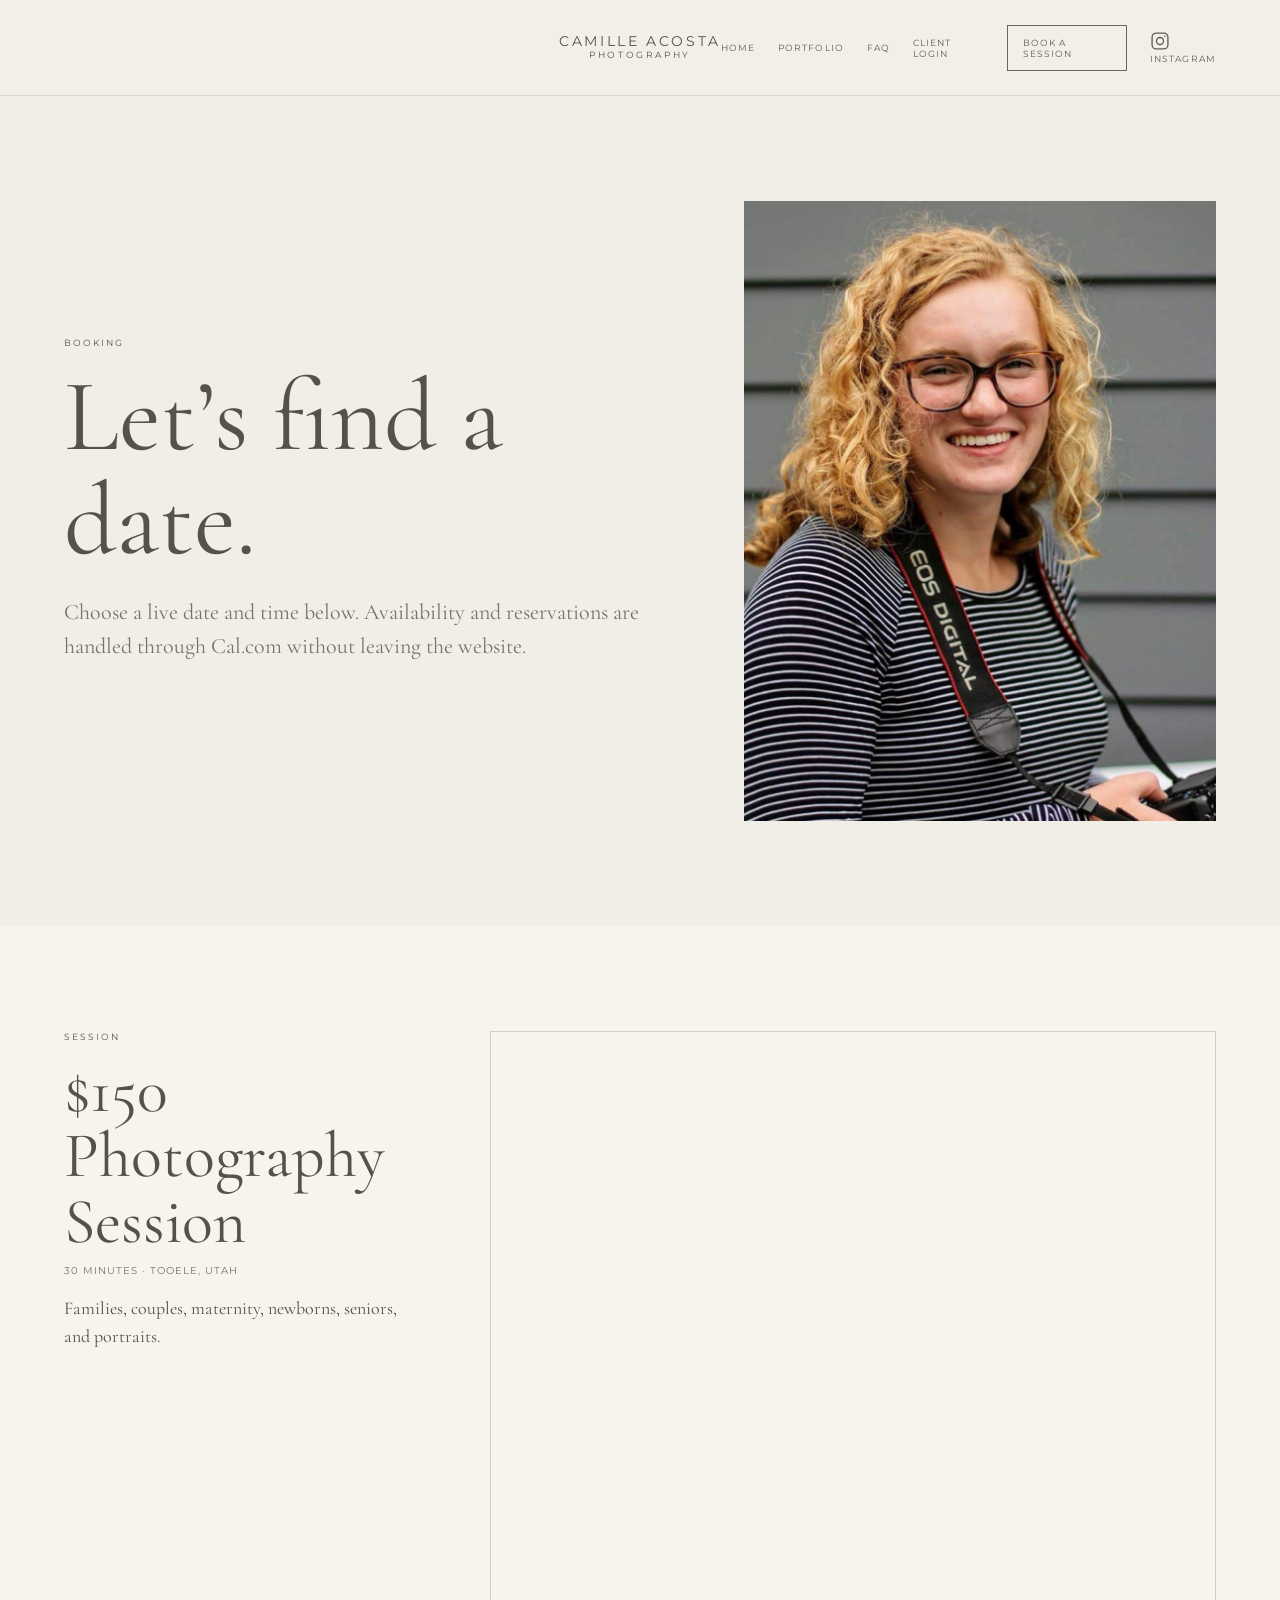
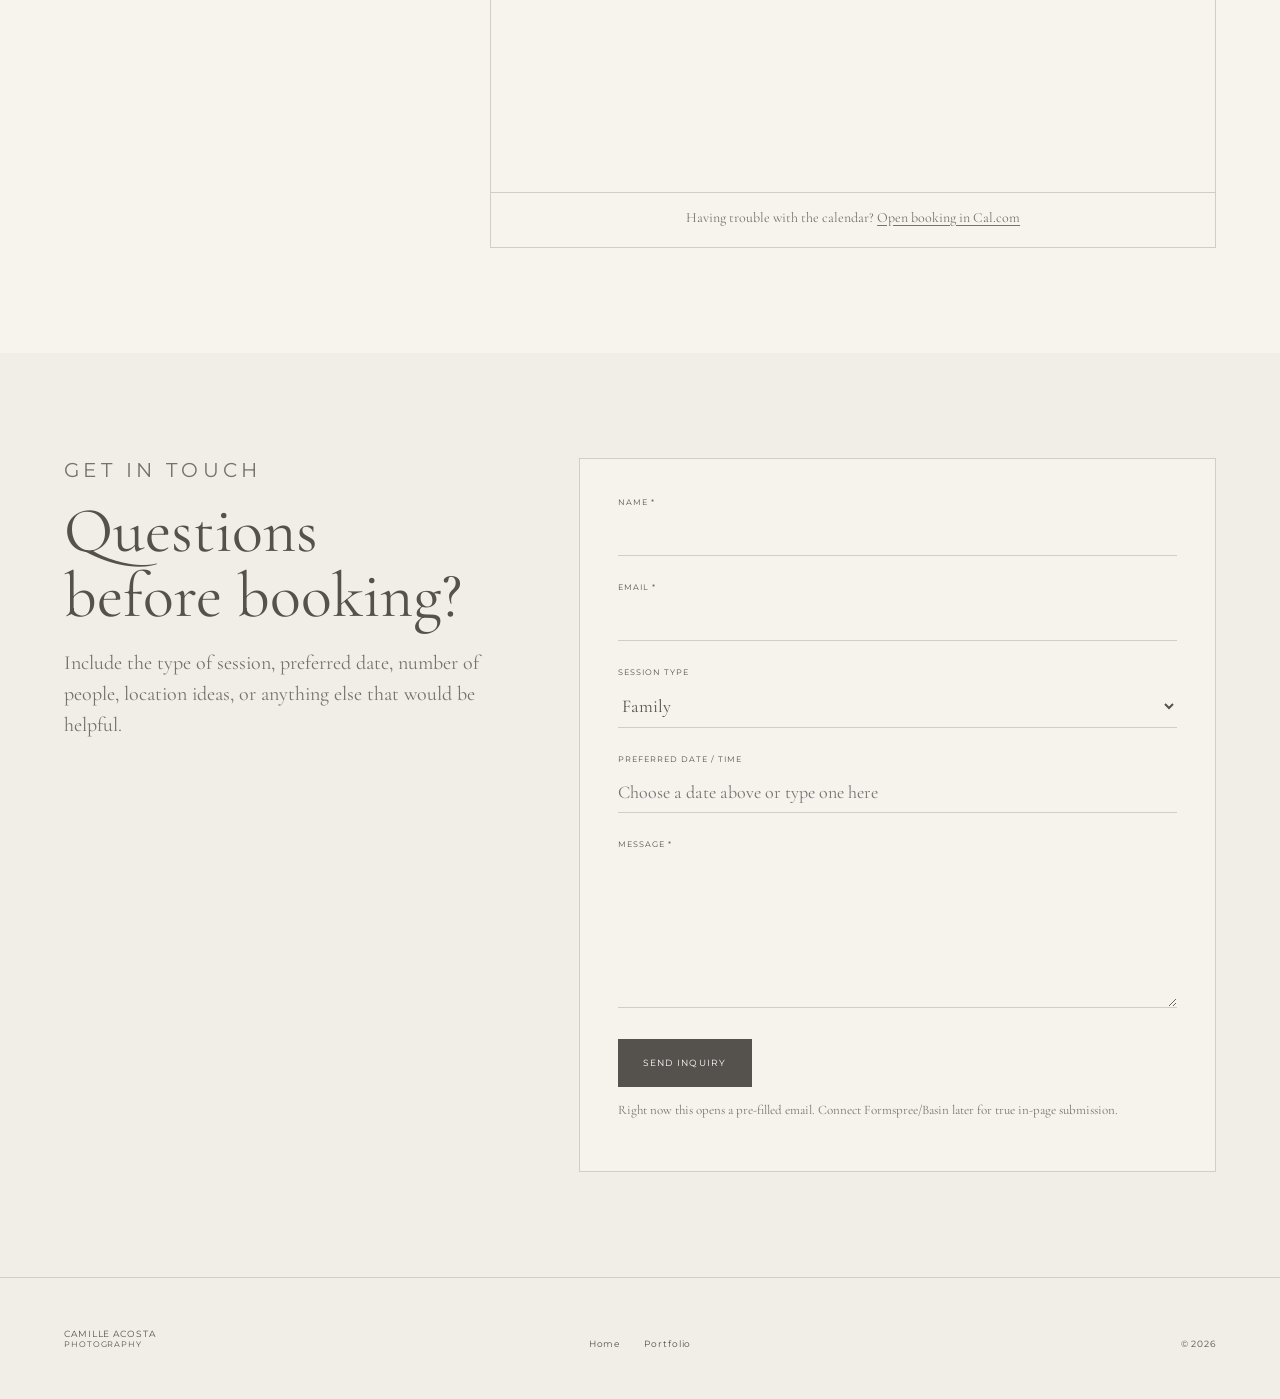
<file: booking.html>
<!doctype html><html lang="en"><head>
  <link rel="icon" type="image/svg+xml" href="/favicon.svg">
  <link rel="icon" type="image/png" sizes="96x96" href="/favicon.png">
  <link rel="shortcut icon" href="/favicon.ico">
  <link rel="apple-touch-icon" href="/apple-touch-icon.png">
<meta charset="utf-8"><meta name="viewport" content="width=device-width, initial-scale=1, viewport-fit=cover"><title>Book a Session | Camille Acosta Photography</title><link rel="preconnect" href="https://fonts.googleapis.com"><link rel="preconnect" href="https://fonts.gstatic.com" crossorigin><link href="https://fonts.googleapis.com/css2?family=Cormorant+Garamond:wght@400;500;600&family=Montserrat:wght@300;400;500&display=swap" rel="stylesheet"><link rel="stylesheet" href="site-v2.css">  <link rel="stylesheet" href="camille-navigation.css">
<link rel="stylesheet" href="website-public.css">
<script>document.documentElement.classList.add('content-loading');setTimeout(()=>document.documentElement.classList.remove('content-loading'),11000);</script>
</head><body><header class="unified-header">
  <a class="unified-brand" href="index.html">
    <span>CAMILLE ACOSTA</span>
    <small>PHOTOGRAPHY</small>
  </a>

  <button class="unified-menu" type="button" aria-label="Open navigation" aria-expanded="false">
    <span></span><span></span><span></span>
  </button>

  <nav class="unified-nav" aria-label="Main navigation">
    <a href="index.html" data-page="home">Home</a>
    <a href="portfolio.html" data-page="portfolio">Portfolio</a>
    <a href="index.html#faq">FAQ</a>
    <a href="client.html" class="client-login-link">Client Login</a><a href="booking.html" data-page="booking" class="unified-book">Book a Session</a>
  </nav>
</header>
<main><section class="booking-head section"><div class="reveal"><p class="eyebrow">Booking</p><h1 data-content="booking.heading">Let’s find a date.</h1><p class="lede" data-content="booking.intro">Choose a live date and time below. Availability and reservations are handled through Cal.com without leaving the website.</p></div><img loading="lazy" decoding="async" class="reveal" src="assets/camille-portrait.jpg" alt="Camille Acosta"></section>
<section class="booking section"><aside class="session reveal"><p class="eyebrow">Session</p><h2><span data-session-price>$150</span> <span data-session-title>Photography Session</span></h2><p class="mini"><span data-session-duration>30 minutes</span> · <span data-session-location>Tooele, Utah</span></p><p data-session-description>Families, couples, maternity, newborns, seniors, and portraits.</p></aside><div class="calendar reveal cal-live-card"><div class="real-cal-wrap">
  <iframe class="real-cal-frame" data-cal-embed
    src="https://cal.com/camille-acosta-photography/30min?embed=true&theme=light&layout=month_view"
    title="Book a photography session with Camille Acosta"
    loading="lazy"></iframe>
  <p class="real-cal-fallback">Having trouble with the calendar?
    <a data-cal-fallback href="https://cal.com/camille-acosta-photography/30min" target="_blank" rel="noopener">Open booking in Cal.com</a>
  </p>
</div></div></section><section id="contact" class="contact section"><div class="contact-copy reveal"><p class="eyebrow">Get in touch</p><h2 data-content="booking.contact_heading">Questions before booking?</h2><p data-content="booking.contact_intro">Include the type of session, preferred date, number of people, location ideas, or anything else that would be helpful.</p></div><form id="contactForm" class="contact-form reveal"><label>Name *</label><input name="name" required><label>Email *</label><input type="email" name="email" required><label>Session type</label><select name="session"><option>Family</option><option>Couples</option><option>Maternity</option><option>Newborn</option><option>Senior</option><option>Portrait</option><option>Other</option></select><label>Preferred date / time</label><input id="preferredDate" name="preferred-date" placeholder="Choose a date above or type one here"><label>Message *</label><textarea name="message" rows="6" required></textarea><button class="btn dark" type="submit">Send inquiry</button><p class="form-note">Right now this opens a pre-filled email. Connect Formspree/Basin later for true in-page submission.</p></form></section></main><footer><div>CAMILLE ACOSTA<small>PHOTOGRAPHY</small></div><div><a href="index.html">Home</a><a href="portfolio.html">Portfolio</a></div><div>© 2026</div></footer><script src="cms-content.js?v=20261008v3"></script>  <script src="camille-navigation.js?v=20261008v3" defer></script>
</body></html>
</file>
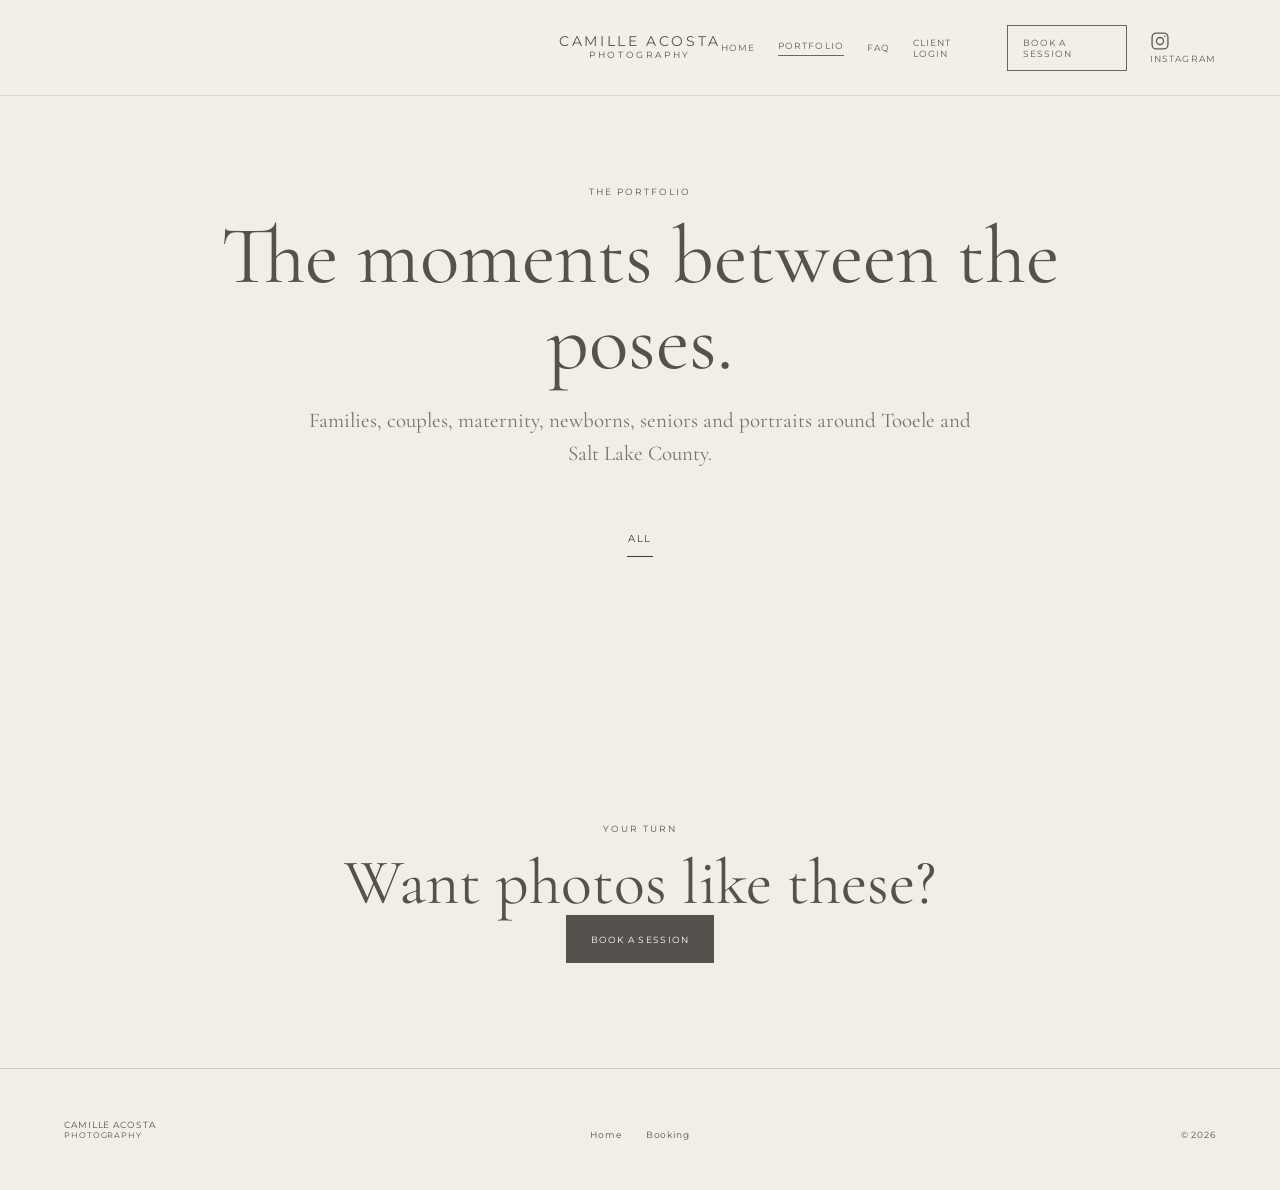
<file: portfolio.html>
<!doctype html>
<html lang="en"><head>
<meta charset="utf-8"><meta name="viewport" content="width=device-width,initial-scale=1,viewport-fit=cover">
<meta name="theme-color" content="#f2efe8">
<title>Portfolio | Camille Acosta Photography</title>
<meta name="description" content="Explore family, couples, maternity, newborn, senior and portrait photography by Camille Acosta in Tooele and Salt Lake County, Utah.">
<link rel="icon" href="/favicon.png" type="image/png"><link rel="apple-touch-icon" href="/apple-touch-icon.png">
<link rel="preconnect" href="https://fonts.googleapis.com"><link rel="preconnect" href="https://fonts.gstatic.com" crossorigin>
<link href="https://fonts.googleapis.com/css2?family=Cormorant+Garamond:wght@400;500;600&family=Montserrat:wght@300;400;500&display=swap" rel="stylesheet">
<link rel="stylesheet" href="site-v2.css"><link rel="stylesheet" href="camille-navigation.css"><link rel="stylesheet" href="portfolio-grid.css"><link rel="stylesheet" href="website-public.css">
<script>document.documentElement.classList.add('content-loading');setTimeout(()=>document.documentElement.classList.remove('content-loading'),11000);</script>
</head><body class="portfolio-page">
<header class="unified-header">
<a class="unified-brand" href="index.html"><span>CAMILLE ACOSTA</span><small>PHOTOGRAPHY</small></a>
<button class="unified-menu" type="button" aria-label="Open navigation" aria-expanded="false"><span></span><span></span><span></span></button>
<nav class="unified-nav" aria-label="Main navigation"><a href="index.html" data-page="home">Home</a><a href="portfolio.html" data-page="portfolio">Portfolio</a><a href="index.html#faq">FAQ</a><a href="client.html" class="client-login-link">Client Login</a><a href="booking.html" class="unified-book" data-page="booking">Book a Session</a></nav>
</header>
<main>
<section class="portfolio-head"><p class="eyebrow">The Portfolio</p><h1 data-content="portfolio.heading">The moments between the poses.</h1><p class="lede" data-content="portfolio.intro">Families, couples, maternity, newborns, seniors and portraits around Tooele and Salt Lake County.</p></section>
<nav class="portfolio-filters" data-portfolio-filters aria-label="Filter photos by category"><button type="button" class="portfolio-category-filter active">All</button></nav>
<p class="portfolio-count" data-portfolio-count role="status" aria-live="polite"></p>
<section class="portfolio-uniform-gallery" data-portfolio-gallery aria-label="Camille Acosta Photography portfolio"></section>
<p class="portfolio-empty" data-portfolio-empty hidden>Photos are coming soon.</p>
<section class="cta section"><p class="eyebrow">Your turn</p><h2 data-content="portfolio.cta_heading">Want photos like these?</h2><a class="btn dark" href="booking.html">Book a session</a></section>
</main>
<dialog class="portfolio-viewer" id="portfolioViewer" aria-label="Full-size portfolio photograph">
<button data-viewer-close class="portfolio-viewer-close" aria-label="Close enlarged photo" type="button">×</button>
<button data-viewer-prev type="button" aria-label="Previous photograph">‹</button>
<img data-viewer-image alt="" draggable="false">
<button data-viewer-next type="button" aria-label="Next photograph">›</button>
<span data-viewer-count aria-live="polite"></span>
</dialog>
<footer><div>CAMILLE ACOSTA<small>PHOTOGRAPHY</small></div><div><a href="index.html">Home</a><a href="booking.html">Booking</a></div><div>© 2026</div></footer>
<script src="cms-content.js?v=20261008v3"></script><script src="camille-navigation.js?v=20261008v3" defer></script>
</body></html>
</file>
<file: site-v2.css>
:root{--cream:#f1eee7;--paper:#f7f4ee;--ink:#55524d;--muted:#77736c;--line:#d3cec4;--dark:#3f3c37;--white:#fffdf9}*{box-sizing:border-box}html{scroll-behavior:smooth}body{margin:0;background:var(--cream);color:var(--ink);font-family:"Cormorant Garamond",serif;font-size:18px;overflow-x:hidden}a{color:inherit}img{display:block;width:100%}button,input,textarea,select{font:inherit;color:inherit}.loader{position:fixed;inset:0;z-index:9999;display:grid;place-items:center;background:var(--cream);transition:.55s}.loader.hide{opacity:0;visibility:hidden}.loader div{width:74px;height:74px;border:1px solid var(--ink);border-radius:50%;display:grid;place-items:center;font:12px Montserrat;letter-spacing:.15em;animation:pulse 1.3s infinite}@keyframes pulse{50%{transform:scale(1.08);opacity:.4}}.header{position:sticky;top:0;z-index:100;height:100px;display:flex;align-items:center;justify-content:space-between;padding:0 clamp(20px,5vw,76px);background:rgba(241,238,231,.88);backdrop-filter:blur(18px);border-bottom:1px solid rgba(211,206,196,.55);transition:.3s}.header.scrolled{height:80px;background:rgba(247,244,238,.96)}.brand{display:flex;flex-direction:column;text-decoration:none;font:13px Montserrat;letter-spacing:.14em}.brand small{font-size:9px}.header nav{display:flex;gap:28px;align-items:center;font:10px Montserrat;letter-spacing:.1em;text-transform:uppercase}.header nav a{text-decoration:none;position:relative}.header nav a:not(.book-link):after{content:"";position:absolute;left:0;right:100%;bottom:-7px;height:1px;background:var(--ink);transition:.3s}.header nav a:hover:after,.header nav a.active:after{right:0}.book-link{border:1px solid var(--ink);padding:12px 16px}.book-link:hover{background:var(--ink);color:white}.menu{display:none;border:0;background:none;width:42px;height:42px;position:relative}.menu i{position:absolute;left:8px;width:26px;height:1px;background:var(--ink);transition:.3s}.menu i:first-child{top:16px}.menu i:last-child{top:25px}.menu.open i:first-child{transform:translateY(4.5px) rotate(45deg)}.menu.open i:last-child{transform:translateY(-4.5px) rotate(-45deg)}.section{padding:105px clamp(20px,5vw,76px)}.eyebrow{font:9px Montserrat;letter-spacing:.22em;text-transform:uppercase;margin:0 0 16px}h1,h2,h3{font-weight:400;line-height:1.02;margin:0}h1{font-size:clamp(4rem,8vw,8rem)}h2{font-size:clamp(2.7rem,5vw,4.8rem)}h3{font-size:1.7rem}p{line-height:1.55}.lede{font-size:22px;color:var(--muted);max-width:670px}.btn{display:inline-flex;min-height:48px;padding:0 24px;align-items:center;justify-content:center;border:1px solid var(--ink);background:transparent;text-decoration:none;font:9px Montserrat;letter-spacing:.14em;text-transform:uppercase;cursor:pointer;transition:.25s}.btn.dark{background:var(--ink);color:white}.btn:hover{transform:translateY(-2px);box-shadow:0 12px 28px rgba(40,35,30,.1)}.arrow-link{font:10px Montserrat;letter-spacing:.1em;text-transform:uppercase;text-decoration:none}.actions{display:flex;gap:24px;align-items:center;flex-wrap:wrap}.center{text-align:center}.hero{min-height:calc(100vh - 100px);display:grid;grid-template-columns:.9fr 1.1fr;gap:4vw;align-items:center}.hero-copy h1{font-size:clamp(4rem,7vw,8.2rem);line-height:.9}.hero-copy .lede{margin:26px 0 34px}.collage{height:660px;position:relative}.collage figure{position:absolute;margin:0;overflow:hidden;box-shadow:0 20px 60px rgba(45,40,35,.12)}.collage img{height:100%;object-fit:cover;transition:.7s}.collage figure:hover img{transform:scale(1.04)}.c1{width:28%;height:38%;left:0;top:36%}.c2{width:31%;height:47%;left:23%;top:6%}.c3{width:34%;height:68%;left:46%;top:17%}.c4{width:29%;height:34%;right:0;top:2%}.c5{width:28%;height:40%;right:0;bottom:0}.ticker{overflow:hidden;border-block:1px solid var(--line);padding:17px 0}.ticker div{display:flex;width:max-content;animation:scroll 26s linear infinite;font:9px Montserrat;letter-spacing:.2em}.ticker span{padding-right:30px}@keyframes scroll{to{transform:translateX(-50%)}}.about{display:grid;grid-template-columns:.45fr 1fr .9fr;gap:6vw;align-items:start}.about-kicker{font:9px Montserrat;letter-spacing:.18em;text-transform:uppercase;margin-top:12px}.about-copy p{font-size:21px;color:var(--muted)}.about-photo{position:relative}.about-photo img{height:650px;object-fit:cover}.about-photo span{position:absolute;right:-20px;bottom:26px;background:var(--paper);border:1px solid var(--line);padding:16px 20px;font:8px Montserrat;line-height:1.7;letter-spacing:.11em;text-transform:uppercase}.heading{max-width:800px;margin-bottom:50px}.work-grid{display:grid;grid-template-columns:1.3fr .7fr;grid-template-rows:320px 320px;gap:16px}.tile{position:relative;overflow:hidden}.tile.big{grid-row:1/3}.tile img{height:100%;object-fit:cover;transition:.7s}.tile:hover img{transform:scale(1.04)}.tile b{position:absolute;left:20px;bottom:18px;color:white;font-weight:400;font-size:24px;text-shadow:0 2px 10px #000}.experience{background:var(--paper)}.steps{display:grid;grid-template-columns:repeat(4,1fr);border-block:1px solid var(--line)}.steps article{padding:34px 28px;border-right:1px solid var(--line)}.steps article:last-child{border-right:0}.steps span{font:8px Montserrat;letter-spacing:.12em}.steps h3{margin:34px 0 14px}.steps p{font-size:16px;color:var(--muted)}.price{display:grid;grid-template-columns:1fr 1fr;gap:7vw;align-items:center}.price-photo img{height:700px;object-fit:cover}.price-copy{max-width:560px}.mini{font:10px Montserrat;letter-spacing:.1em;text-transform:uppercase;color:var(--muted)}.price ul{list-style:none;padding:0;margin:30px 0;border-top:1px solid var(--line)}.price li{padding:14px 0;border-bottom:1px solid var(--line)}.quotes{background:var(--dark);color:white}.slider{display:grid;grid-template-columns:auto 1fr auto;gap:24px;align-items:center;max-width:1050px;margin:auto}.slider button{width:46px;height:46px;border:1px solid #ffffff66;background:none;color:white;border-radius:50%;cursor:pointer}.quote{display:none;text-align:center;margin:0;font-size:clamp(2rem,4vw,3.8rem);line-height:1.08}.quote.active{display:block;animation:fade .4s}.quote cite{display:block;margin-top:24px;font:8px Montserrat;letter-spacing:.15em;text-transform:uppercase;font-style:normal}@keyframes fade{from{opacity:0;transform:translateY(8px)}}.accordion{max-width:1050px;margin:auto;border-top:1px solid var(--line)}details{border-bottom:1px solid var(--line)}summary{list-style:none;padding:24px 0;display:flex;justify-content:space-between;cursor:pointer;font:11px Montserrat;letter-spacing:.12em;text-transform:uppercase}summary::-webkit-details-marker{display:none}summary b{font-size:20px;font-weight:300;transition:.25s}details[open] summary b{transform:rotate(45deg)}details p{max-width:800px;color:var(--muted);margin:0 0 26px}.cta{text-align:center}.cta .actions{justify-content:center;margin-top:30px}footer{display:grid;grid-template-columns:1fr auto 1fr;gap:30px;align-items:end;padding:50px clamp(20px,5vw,76px);border-top:1px solid var(--line);font:9px Montserrat;letter-spacing:.1em}footer>div:first-child{display:flex;flex-direction:column}footer small{font-size:8px}footer>div:nth-child(2){display:flex;gap:24px}footer a{text-decoration:none}footer>div:last-child{text-align:right}.portfolio-head{padding-top:130px;padding-bottom:55px}.portfolio-head h1{max-width:980px}.filters{display:flex;gap:10px;padding:0 clamp(20px,5vw,76px) 16px}.filter{border:1px solid var(--line);background:transparent;padding:10px 15px;font:8px Montserrat;letter-spacing:.12em;text-transform:uppercase;cursor:pointer}.filter.active,.filter:hover{background:var(--ink);color:white}.gallery{padding-top:16px;display:grid;grid-template-columns:repeat(4,1fr);grid-auto-rows:230px;gap:14px}.gallery-item{padding:0;border:0;background:none;overflow:hidden;cursor:zoom-in}.gallery-item img{height:100%;object-fit:cover;transition:.6s}.gallery-item:hover img{transform:scale(1.04)}.gallery-item.tall{grid-row:span 2}.gallery-item.wide{grid-column:span 2}.gallery-item.hidden{display:none}.lightbox{position:fixed;inset:0;z-index:999;background:#161412f2;display:none;align-items:center;justify-content:center}.lightbox.open{display:flex}.lightbox img{max-width:84vw;max-height:84vh;width:auto}.lightbox button{position:absolute;border:0;background:none;color:white;font-size:32px;cursor:pointer}.close{right:28px;top:22px}.lbprev{left:28px}.lbnext{right:28px}.booking-head{display:grid;grid-template-columns:1fr .8fr;gap:7vw;align-items:center}.booking-head img{height:620px;object-fit:cover}.booking{display:grid;grid-template-columns:.65fr 1.35fr;gap:6vw;background:var(--paper);align-items:start}.session{position:sticky;top:110px}.calendar{background:var(--cream);border:1px solid var(--line);padding:34px}.cal-head{display:flex;justify-content:space-between;align-items:center;margin-bottom:22px}.cal-head button{width:42px;height:42px;border:1px solid var(--line);background:none;cursor:pointer}.cal-head h3{font:12px Montserrat;letter-spacing:.14em;text-transform:uppercase}.week,.days{display:grid;grid-template-columns:repeat(7,1fr);gap:6px}.week span{text-align:center;font:7px Montserrat;letter-spacing:.1em;text-transform:uppercase;color:var(--muted)}.days{margin-top:8px}.day{aspect-ratio:1;border:1px solid transparent;background:none;cursor:pointer}.day:hover:not(.muted){border-color:var(--ink)}.day.muted{opacity:.2;cursor:default}.day.selected{background:var(--ink);color:white}.times{margin-top:30px;padding-top:22px;border-top:1px solid var(--line)}.time-btn{border:1px solid var(--line);background:none;padding:11px 15px;margin:0 8px 8px 0;font:8px Montserrat;letter-spacing:.1em;cursor:pointer}.time-btn.active{background:var(--ink);color:white}.selection{display:flex;justify-content:space-between;gap:20px;border-block:1px solid var(--line);padding:16px 0;margin:22px 0}.selection span{font:8px Montserrat;letter-spacing:.1em;text-transform:uppercase}.disabled{opacity:.45;pointer-events:none}.calendar-note{margin-top:24px;padding:18px;background:var(--paper);border:1px solid var(--line)}.calendar-note p{color:var(--muted);margin-bottom:0}.contact{display:grid;grid-template-columns:.8fr 1.2fr;gap:7vw;background:linear-gradient(#f1eee7dd,#f1eee7dd),none center/cover}.contact-copy p{font-size:20px;color:var(--muted)}.contact-form{background:#f7f4eef2;border:1px solid var(--line);padding:38px}.contact-form label{display:block;font:8px Montserrat;letter-spacing:.13em;text-transform:uppercase;margin-bottom:8px}.contact-form input,.contact-form textarea,.contact-form select{width:100%;border:0;border-bottom:1px solid var(--line);background:transparent;padding:9px 0;margin-bottom:26px;outline:none}.form-note{font-size:13px;color:var(--muted)}.reveal{opacity:0;transform:translateY(24px);transition:.8s}.reveal.visible{opacity:1;transform:none}@media(max-width:950px){.menu{display:block;z-index:120}.header nav{position:fixed;inset:0;z-index:110;background:var(--cream);flex-direction:column;justify-content:center;transform:translateY(-105%);transition:.4s;font-size:13px}.header nav.open{transform:none}.hero{grid-template-columns:1fr}.collage{height:570px}.about{grid-template-columns:1fr 1fr}.about-kicker{grid-column:1/-1}.steps{grid-template-columns:1fr 1fr}.steps article:nth-child(2){border-right:0}.steps article:nth-child(-n+2){border-bottom:1px solid var(--line)}.price,.booking-head,.booking,.contact{grid-template-columns:1fr}.session{position:static}.price-photo img,.booking-head img{height:540px}.gallery{grid-template-columns:repeat(2,1fr)}}@media(max-width:620px){.section{padding:75px 18px}.header{height:80px}.hero-copy h1{font-size:3.9rem}.collage{height:450px}.c1{width:40%;height:34%}.c2{width:43%;height:42%}.c3{width:44%;height:54%;left:38%}.c4{width:35%;height:28%}.c5{width:35%;height:31%}.about{grid-template-columns:1fr}.about-photo img{height:500px}.work-grid{grid-template-columns:1fr;grid-template-rows:380px 260px 260px}.tile.big{grid-row:auto}.steps{grid-template-columns:1fr}.steps article{border-right:0;border-bottom:1px solid var(--line)}.slider{grid-template-columns:1fr}.slider button{display:none}footer{grid-template-columns:1fr;text-align:center}footer>div:nth-child(2){justify-content:center}footer>div:last-child{text-align:center}.filters{overflow:auto}.gallery{grid-template-columns:1fr;grid-auto-rows:340px}.gallery-item.tall,.gallery-item.wide{grid-row:auto;grid-column:auto}.calendar{padding:22px 12px}.week,.days{gap:2px}.selection{flex-direction:column}.contact-form{padding:26px 18px}}


/* =========================================================
   ULTIMATE MOBILE / TABLET PASS
   ========================================================= */

:root{
  --safe-bottom: env(safe-area-inset-bottom, 0px);
  --safe-top: env(safe-area-inset-top, 0px);
}

/* Better touch behavior */
a, button, summary, .gallery-item, .photo-card, .filter, .time-btn, .day {
  -webkit-tap-highlight-color: transparent;
  touch-action: manipulation;
}

/* Prevent accidental tiny text scaling on iOS */
html{
  -webkit-text-size-adjust: 100%;
}

/* Mobile sticky booking CTA */
.mobile-book-cta{
  display:none;
}

/* Lightbox quality-of-life */
.lightbox{
  overscroll-behavior: contain;
  touch-action: pan-y;
}
.lightbox img{
  user-select:none;
  -webkit-user-drag:none;
}
.lightbox-counter{
  position:absolute;
  left:50%;
  bottom:calc(22px + var(--safe-bottom));
  transform:translateX(-50%);
  color:white;
  font-family:"Montserrat",sans-serif;
  font-size:9px;
  letter-spacing:.14em;
  text-transform:uppercase;
  opacity:.8;
}
.lightbox-hint{
  position:absolute;
  left:50%;
  top:24px;
  transform:translateX(-50%);
  color:white;
  font-family:"Montserrat",sans-serif;
  font-size:8px;
  letter-spacing:.15em;
  text-transform:uppercase;
  opacity:.6;
}

/* Make interactive elements easier to hit */
@media (pointer: coarse){
  .button,
  .nav-button,
  .filter,
  .time-btn,
  .calendar-toolbar button,
  .slider-arrow{
    min-height:48px;
  }

  .nav-links a{
    padding:10px 4px;
  }

  .accordion summary{
    min-height:62px;
  }

  .day{
    min-height:44px;
  }
}

/* Tablet refinements */
@media (max-width: 1100px){
  .site-header{
    padding-left:26px;
    padding-right:26px;
  }

  .hero{
    gap:26px;
  }

  .hero-sub{
    font-size:20px;
  }

  .section{
    padding-left:28px;
    padding-right:28px;
  }
}

/* Phones */
@media (max-width: 700px){

  body{
    padding-bottom:calc(74px + var(--safe-bottom));
  }

  .site-header{
    padding-top:var(--safe-top);
    height:calc(76px + var(--safe-top));
    padding-left:18px;
    padding-right:18px;
  }

  .site-header.scrolled{
    height:calc(70px + var(--safe-top));
  }

  .brand span{font-size:12px}
  .brand small{font-size:8px}

  .menu-toggle{
    width:48px;
    height:48px;
  }

  .nav-links{
    padding:calc(90px + var(--safe-top)) 24px calc(110px + var(--safe-bottom));
    gap:20px;
    overflow-y:auto;
  }

  .nav-links a{
    font-size:15px;
    min-height:48px;
    display:flex;
    align-items:center;
    justify-content:center;
  }

  .nav-button{
    width:min(320px, 86vw);
  }

  .section{
    padding:70px 18px;
  }

  .hero{
    padding-top:32px;
    padding-bottom:85px;
    min-height:auto;
  }

  .hero-copy h1{
    font-size:clamp(3.3rem, 16vw, 5rem);
    line-height:.92;
  }

  .hero-sub{
    font-size:18px;
    line-height:1.45;
    margin-top:22px;
  }

  .hero-actions{
    display:grid;
    grid-template-columns:1fr;
    gap:14px;
  }

  .hero-actions .button,
  .hero-actions .text-link{
    width:100%;
    justify-content:center;
    min-height:52px;
  }

  .hero-collage{
    height:520px;
    margin-top:20px;
  }

  .photo-card{
    border-radius:2px;
  }

  .photo-card figcaption{
    font-size:8px;
    padding:6px 8px;
    left:10px;
    bottom:10px;
  }

  .scroll-hint{
    display:none;
  }

  .intro-copy p,
  .portfolio-hero p:last-child,
  .booking-intro p:last-child,
  .contact-copy>p{
    font-size:18px;
  }

  .intro-portrait img{
    height:auto;
    aspect-ratio:4/5;
    object-fit:cover;
  }

  .floating-note{
    position:relative;
    right:auto;
    bottom:auto;
    margin:-24px 14px 0 auto;
    width:calc(100% - 28px);
    z-index:2;
  }

  .featured-grid{
    gap:12px;
  }

  .feature-tile{
    min-height:280px;
  }

  .feature-tile.large{
    min-height:420px;
  }

  .tile-overlay{
    padding:72px 18px 18px;
    gap:12px;
  }

  .tile-overlay strong{
    font-size:18px;
  }

  .steps{
    border-bottom:0;
  }

  .step{
    padding:28px 6px 30px;
  }

  .pricing-photo img,
  .booking-image img{
    height:auto;
    aspect-ratio:4/5;
    object-fit:cover;
  }

  .pricing-copy .button,
  .cta-actions .button,
  .portfolio-cta .button{
    width:100%;
    min-height:52px;
  }

  .testimonial p{
    font-size:2.25rem;
  }

  .testimonial-slider{
    padding-bottom:10px;
  }

  .slider-arrow{
    display:flex;
    position:static;
    width:52px;
    height:52px;
    align-items:center;
    justify-content:center;
  }

  .testimonial-slider{
    grid-template-columns:52px 1fr 52px;
    gap:10px;
  }

  .accordion summary{
    padding:22px 0;
    gap:14px;
    line-height:1.35;
  }

  .accordion details p{
    font-size:17px;
    padding-right:6px;
  }

  /* Gallery: avoid awkward crops on phones */
  .masonry-gallery{
    display:block;
    padding-left:14px;
    padding-right:14px;
  }

  .gallery-item{
    display:block;
    width:100%;
    margin:0 0 14px;
    overflow:hidden;
    background:#e9e5dd;
  }

  .gallery-item img{
    width:100%;
    height:auto;
    max-height:none;
    object-fit:contain;
  }

  .portfolio-controls{
    position:sticky;
    top:calc(70px + var(--safe-top));
    z-index:40;
    background:rgba(241,238,231,.96);
    backdrop-filter:blur(12px);
    padding-top:12px;
    padding-bottom:12px;
    border-top:1px solid var(--line);
    border-bottom:1px solid var(--line);
  }

  .filter{
    flex:0 0 auto;
    min-height:44px;
    padding:0 18px;
  }

  .lightbox{
    padding:
      calc(62px + var(--safe-top))
      14px
      calc(72px + var(--safe-bottom));
  }

  .lightbox img{
    max-width:100%;
    max-height:calc(100vh - 160px - var(--safe-top) - var(--safe-bottom));
    object-fit:contain;
  }

  .lightbox-close{
    top:calc(12px + var(--safe-top));
    right:12px;
    width:52px;
    height:52px;
    display:grid;
    place-items:center;
    font-size:36px;
  }

  .lightbox-prev,
  .lightbox-next{
    top:50%;
    transform:translateY(-50%);
    width:48px;
    height:60px;
    background:rgba(0,0,0,.18)!important;
    border-radius:999px;
    font-size:24px!important;
  }

  .lightbox-prev{left:8px}
  .lightbox-next{right:8px}

  .booking-interface{
    padding-top:55px;
  }

  .session-summary{
    margin-bottom:10px;
  }

  .calendar-app{
    padding:22px 12px;
    border-left:0;
    border-right:0;
    margin-left:-18px;
    margin-right:-18px;
  }

  .calendar-toolbar h3{
    font-size:12px;
  }

  .calendar-toolbar button{
    width:48px;
    height:48px;
  }

  .weekday-head span{
    font-size:7px;
  }

  .day{
    aspect-ratio:auto;
    height:46px;
    font-size:16px;
  }

  .time-buttons{
    display:grid;
    grid-template-columns:repeat(2, minmax(0,1fr));
  }

  .time-btn{
    width:100%;
    padding:0 10px;
    min-height:48px;
  }

  .selection-summary{
    font-size:16px;
  }

  .contact{
    background:
      linear-gradient(rgba(241,238,231,.92),rgba(241,238,231,.92)),
      none center/cover;
  }

  .contact-form{
    margin-left:-4px;
    margin-right:-4px;
  }

  .contact-form input,
  .contact-form textarea,
  .contact-form select{
    font-size:16px; /* prevents iOS zoom on focus */
    min-height:46px;
  }

  .contact-form textarea{
    min-height:140px;
  }

  /* persistent mobile booking */
  .mobile-book-cta{
    display:flex;
    position:fixed;
    z-index:500;
    left:12px;
    right:12px;
    bottom:calc(10px + var(--safe-bottom));
    min-height:54px;
    align-items:center;
    justify-content:center;
    background:var(--dark);
    color:white;
    text-decoration:none;
    font-family:"Montserrat",sans-serif;
    font-size:10px;
    letter-spacing:.16em;
    text-transform:uppercase;
    box-shadow:0 16px 42px rgba(30,28,24,.28);
  }

  footer{
    padding-bottom:35px;
  }
}

/* Very narrow devices */
@media (max-width: 390px){
  .hero-copy h1{font-size:3.15rem}
  .hero-collage{height:450px}
  .section{padding-left:15px;padding-right:15px}
  .testimonial-slider{grid-template-columns:44px 1fr 44px}
  .testimonial p{font-size:1.95rem}
  .time-buttons{grid-template-columns:1fr}
}

/* Landscape phones */
@media (max-height: 520px) and (orientation: landscape){
  .nav-links{
    justify-content:flex-start;
    padding-top:90px;
  }
  .nav-links a{
    min-height:40px;
  }
  .lightbox img{
    max-height:72vh;
  }
}

/* Accessibility / performance */
@media (prefers-reduced-motion: reduce){
  *,
  *::before,
  *::after{
    animation-duration:.01ms!important;
    animation-iteration-count:1!important;
    scroll-behavior:auto!important;
    transition-duration:.01ms!important;
  }
  .reveal{
    opacity:1!important;
    transform:none!important;
  }
}

/* Touch devices don't need hover-only visual dependencies */
@media (hover:none){
  .photo-card:hover img,
  .feature-tile:hover img,
  .gallery-item:hover img{
    transform:none;
  }
}


/* =========================================================
   SIMPLE PIXIESET-INSPIRED HOME
   Applies only to index.html via body.simple-home
   ========================================================= */

.simple-home{
  background:#f2efe8;
  color:#66635d;
  padding-bottom:0;
}

.simple-home .mobile-book-cta,
.simple-home .page-loader,
.simple-home .site-header{
  display:none!important;
}

.simple-header{
  min-height:132px;
  display:grid;
  grid-template-columns:1fr auto 1fr;
  align-items:start;
  padding:28px clamp(22px,4vw,60px) 20px;
  position:relative;
}

.simple-brand{
  grid-column:2;
  text-align:center;
  text-decoration:none;
  font-family:"Montserrat",sans-serif;
  font-size:15px;
  line-height:1.18;
  letter-spacing:.145em;
  color:#55524d;
}

.simple-nav{
  grid-column:3;
  justify-self:end;
  align-self:start;
  display:flex;
  gap:22px;
  font-family:"Montserrat",sans-serif;
  font-size:9px;
  letter-spacing:.12em;
  text-transform:uppercase;
}

.simple-nav a{
  text-decoration:none;
}

.simple-menu-toggle{
  display:none;
}

.simple-hero{
  padding:8px 24px 100px;
  text-align:center;
}

.simple-title h1{
  font-family:"Cormorant Garamond",serif;
  font-size:clamp(44px,5vw,68px);
  font-weight:400;
  line-height:.98;
  letter-spacing:.018em;
  color:#595651;
  margin:0;
}

.simple-title p{
  margin:40px 0 66px;
  font-family:"Montserrat",sans-serif;
  font-size:10px;
  letter-spacing:.28em;
  color:#6c6861;
}

.pixie-collage{
  width:min(1420px,94vw);
  height:520px;
  margin:0 auto;
  display:grid;
  grid-template-columns:.72fr 1.16fr 1.43fr 1.16fr .72fr;
  gap:14px;
  align-items:center;
}

.pixie-photo{
  border:0;
  padding:0;
  margin:0;
  background:none;
  cursor:zoom-in;
  overflow:hidden;
  height:245px;
}

.pixie-photo img{
  width:100%;
  height:100%;
  object-fit:cover;
  display:block;
  transition:transform .55s ease;
}

.pixie-photo:hover img{
  transform:scale(1.025);
}

.pixie-photo.edge{
  height:252px;
}

.pixie-photo.center-photo{
  height:520px;
}

.pixie-stack{
  display:grid;
  gap:14px;
}

.pixie-stack .pixie-photo{
  height:245px;
}

.pixie-stack .short{
  height:160px;
}

.pixie-stack:last-of-type .pixie-photo:last-child{
  height:330px;
}

.simple-intro{
  width:min(850px,84vw);
  margin:58px auto 0;
}

.simple-intro p{
  font-size:19px;
  line-height:1.45;
  margin:0;
}

.simple-actions{
  margin-top:25px;
  display:flex;
  justify-content:center;
  gap:17px;
  align-items:center;
  font-family:"Montserrat",sans-serif;
  font-size:9px;
  letter-spacing:.16em;
}

.simple-actions a{
  text-decoration:none;
  border-bottom:1px solid transparent;
  padding-bottom:3px;
  transition:.2s;
}

.simple-actions a:hover{
  border-color:#6b6862;
}

.simple-faq{
  padding:110px 24px 125px;
}

.simple-faq h2,
.simple-contact h2{
  text-align:center;
  font-size:38px;
  font-weight:400;
  margin:0 0 66px;
}

.simple-accordion{
  width:min(1060px,88vw);
  margin:auto;
  border:1px solid #cbc7be;
}

.simple-accordion details{
  border-bottom:1px solid #cbc7be;
}

.simple-accordion details:last-child{
  border-bottom:0;
}

.simple-accordion summary{
  list-style:none;
  cursor:pointer;
  padding:23px 12px;
  display:flex;
  justify-content:space-between;
  gap:20px;
  font-family:"Montserrat",sans-serif;
  font-size:14px;
  letter-spacing:.18em;
  color:#6b6862;
}

.simple-accordion summary::-webkit-details-marker{
  display:none;
}

.simple-accordion summary span{
  font-size:16px;
  transition:.25s;
}

.simple-accordion details[open] summary span{
  transform:rotate(180deg);
}

.simple-accordion details p{
  margin:-4px 12px 27px;
  max-width:970px;
  font-size:17px;
  line-height:1.6;
}

.simple-contact{
  min-height:780px;
  display:grid;
  place-items:center;
  padding:72px 20px;
  background:
    linear-gradient(rgba(247,245,241,.48),rgba(247,245,241,.48)),
    none center/cover no-repeat;
}

.simple-contact-card{
  width:min(810px,86vw);
  background:rgba(243,240,233,.96);
  padding:57px 105px 47px;
}

.simple-contact-card h2{
  margin-bottom:38px;
}

.simple-contact-card form{
  border:1px solid #cbc7be;
  padding:34px 34px 28px;
  text-align:center;
}

.simple-contact-card label{
  display:block;
  font-family:"Montserrat",sans-serif;
  font-size:9px;
  letter-spacing:.20em;
  margin-bottom:11px;
}

.simple-contact-card input,
.simple-contact-card textarea{
  width:100%;
  border:0;
  border-bottom:1px solid #d0ccc4;
  background:transparent;
  color:#5e5b56;
  outline:none;
  margin-bottom:35px;
  font-size:16px;
  border-radius:0;
}

.simple-contact-card input{
  min-height:36px;
}

.simple-contact-card textarea{
  min-height:100px;
  resize:vertical;
}

.simple-contact-card button{
  background:transparent;
  border:1px solid #89857e;
  padding:15px 31px;
  color:#65625d;
  font-family:"Montserrat",sans-serif;
  font-size:9px;
  letter-spacing:.18em;
  cursor:pointer;
}

.simple-footer{
  min-height:112px;
  padding:0 52px;
  display:grid;
  grid-template-columns:1fr auto 1fr;
  align-items:center;
  font-size:14px;
}

.simple-footer div{
  display:flex;
  gap:24px;
}

.simple-footer a{
  text-decoration:none;
}

.simple-footer>a:last-child{
  justify-self:end;
  font-size:28px;
}

.simple-mobile-book{
  display:none;
}

/* Homepage lightbox */
.simple-lightbox{
  position:fixed;
  inset:0;
  z-index:1000;
  background:rgba(25,23,21,.95);
  display:none;
  align-items:center;
  justify-content:center;
  padding:65px;
}

.simple-lightbox.open{
  display:flex;
}

.simple-lightbox img{
  width:auto;
  max-width:88vw;
  max-height:86vh;
  object-fit:contain;
}

.simple-lightbox button{
  position:absolute;
  border:0;
  background:transparent;
  color:white;
  cursor:pointer;
  font-size:28px;
}

.simple-lightbox-close{
  top:22px;
  right:25px;
  font-size:36px!important;
}

.simple-lightbox-prev{
  left:24px;
}

.simple-lightbox-next{
  right:24px;
}

.simple-lightbox-count{
  position:absolute;
  bottom:22px;
  left:50%;
  transform:translateX(-50%);
  color:white;
  font-family:"Montserrat",sans-serif;
  font-size:9px;
  letter-spacing:.15em;
}

@media(max-width:900px){
  .simple-header{
    min-height:112px;
    display:flex;
    justify-content:center;
    padding-top:27px;
  }

  .simple-nav{
    display:none;
    position:absolute;
    top:82px;
    left:16px;
    right:16px;
    z-index:30;
    background:#f7f4ee;
    padding:24px;
    border:1px solid #d3cec4;
    flex-direction:column;
    align-items:center;
  }

  .simple-nav.open{
    display:flex;
  }

  .simple-menu-toggle{
    display:block;
    position:absolute;
    right:18px;
    top:25px;
    border:0;
    background:transparent;
    color:#5a5751;
    font-size:22px;
    width:44px;
    height:44px;
  }

  .pixie-collage{
    height:auto;
    grid-template-columns:1fr 1fr;
    gap:10px;
  }

  .pixie-photo.edge,
  .pixie-photo,
  .pixie-stack .pixie-photo,
  .pixie-stack .short{
    height:220px;
  }

  .pixie-photo.center-photo{
    height:500px;
    grid-row:span 2;
  }

  .pixie-stack:last-of-type .pixie-photo:last-child{
    height:220px;
  }
}

@media(max-width:620px){
  .simple-home{
    padding-bottom:calc(72px + env(safe-area-inset-bottom,0px));
  }

  .simple-header{
    min-height:98px;
  }

  .simple-brand{
    font-size:12px;
  }

  .simple-title h1{
    font-size:39px;
  }

  .simple-title p{
    font-size:8px;
    margin:28px 0 43px;
  }

  .simple-hero{
    padding:4px 12px 70px;
  }

  .pixie-collage{
    width:100%;
    grid-template-columns:1fr 1fr;
    gap:7px;
  }

  .pixie-photo.edge,
  .pixie-photo,
  .pixie-stack .pixie-photo,
  .pixie-stack .short,
  .pixie-stack:last-of-type .pixie-photo:last-child{
    height:175px;
  }

  .pixie-photo.center-photo{
    height:410px;
  }

  .simple-intro{
    width:91%;
    margin-top:42px;
  }

  .simple-intro p{
    font-size:16.5px;
  }

  .simple-actions{
    gap:10px;
    font-size:8px;
  }

  .simple-faq{
    padding:75px 14px 90px;
  }

  .simple-faq h2,
  .simple-contact h2{
    font-size:31px;
    margin-bottom:45px;
  }

  .simple-accordion{
    width:100%;
  }

  .simple-accordion summary{
    font-size:11px;
    line-height:1.35;
    padding:20px 10px;
  }

  .simple-accordion details p{
    font-size:16px;
  }

  .simple-contact{
    min-height:auto;
    padding:55px 13px;
  }

  .simple-contact-card{
    width:100%;
    padding:40px 18px 30px;
  }

  .simple-contact-card form{
    padding:27px 19px 23px;
  }

  .simple-footer{
    min-height:135px;
    padding:28px 18px;
    grid-template-columns:1fr auto;
    gap:19px;
    font-size:12px;
  }

  .simple-footer div{
    grid-column:1/-1;
    grid-row:2;
  }

  .simple-mobile-book{
    display:flex;
    position:fixed;
    left:12px;
    right:12px;
    bottom:calc(9px + env(safe-area-inset-bottom,0px));
    z-index:500;
    min-height:54px;
    align-items:center;
    justify-content:center;
    background:#4a4742;
    color:white;
    text-decoration:none;
    font-family:"Montserrat",sans-serif;
    font-size:9px;
    letter-spacing:.17em;
    box-shadow:0 14px 35px rgba(30,28,25,.22);
  }

  .simple-lightbox{
    padding:58px 10px calc(64px + env(safe-area-inset-bottom,0px));
  }

  .simple-lightbox img{
    max-width:100%;
    max-height:80vh;
  }

  .simple-lightbox-prev,
  .simple-lightbox-next{
    width:46px;
    height:58px;
    background:rgba(0,0,0,.18)!important;
    border-radius:999px;
  }

  .simple-lightbox-prev{left:7px}
  .simple-lightbox-next{right:7px}
}

@media(hover:none){
  .simple-home .pixie-photo:hover img{
    transform:none;
  }
}


/* =========================================================
   GLOBAL NAVIGATION — IDENTICAL ON ALL PAGES
   ========================================================= */

.global-header{
  position:sticky;
  top:0;
  z-index:300;
  min-height:96px;
  display:grid;
  grid-template-columns:1fr auto 1fr;
  align-items:center;
  padding:0 clamp(20px,4vw,60px);
  background:rgba(242,239,232,.94);
  backdrop-filter:blur(16px);
  border-bottom:1px solid rgba(203,199,190,.48);
}

.global-brand{
  grid-column:2;
  text-align:center;
  text-decoration:none;
  display:flex;
  flex-direction:column;
  color:#55524d;
  font-family:"Montserrat",sans-serif;
  letter-spacing:.145em;
  line-height:1.15;
}

.global-brand span{font-size:14px}
.global-brand small{font-size:9px}

.global-nav{
  grid-column:3;
  justify-self:end;
  display:flex;
  align-items:center;
  gap:24px;
  font-family:"Montserrat",sans-serif;
  font-size:9px;
  letter-spacing:.12em;
  text-transform:uppercase;
}

.global-nav a{
  text-decoration:none;
  color:#5f5c56;
  position:relative;
}

.global-nav a:not(.global-book-link)::after{
  content:"";
  position:absolute;
  left:0;
  right:100%;
  bottom:-6px;
  height:1px;
  background:#5f5c56;
  transition:right .25s ease;
}

.global-nav a:hover::after,
.global-nav a.active::after{
  right:0;
}

.global-book-link{
  border:1px solid #6a6761;
  padding:11px 15px;
}

.global-menu-toggle{
  display:none;
}

@media(max-width:820px){
  .global-header{
    min-height:82px;
    grid-template-columns:1fr auto;
    padding:0 18px;
  }

  .global-brand{
    grid-column:1;
    justify-self:start;
    text-align:left;
  }

  .global-brand span{font-size:12px}
  .global-brand small{font-size:8px}

  .global-menu-toggle{
    grid-column:2;
    display:block;
    width:48px;
    height:48px;
    border:0;
    background:transparent;
    padding:10px;
    position:relative;
    z-index:320;
    cursor:pointer;
  }

  .global-menu-toggle span{
    display:block;
    width:26px;
    height:1px;
    margin:6px auto;
    background:#55524d;
    transition:transform .28s ease, opacity .28s ease;
  }

  .global-menu-toggle.open span:nth-child(1){
    transform:translateY(7px) rotate(45deg);
  }

  .global-menu-toggle.open span:nth-child(2){
    opacity:0;
  }

  .global-menu-toggle.open span:nth-child(3){
    transform:translateY(-7px) rotate(-45deg);
  }

  .global-nav{
    position:fixed;
    top:82px;
    left:0;
    right:0;
    bottom:0;
    z-index:310;
    display:flex;
    flex-direction:column;
    justify-content:flex-start;
    align-items:center;
    gap:10px;
    padding:50px 24px 100px;
    background:#f2efe8;
    transform:translateX(105%);
    transition:transform .32s ease;
    overflow:auto;
  }

  .global-nav.open{
    transform:none;
  }

  .global-nav a{
    width:min(340px,86vw);
    min-height:54px;
    display:flex;
    align-items:center;
    justify-content:center;
    font-size:13px;
  }

  .global-book-link{
    margin-top:8px;
  }
}

/* Hide old menu/header systems where they still exist in inherited CSS */
.simple-home .simple-header,
.simple-home .simple-nav,
.simple-home .simple-menu-toggle,
.site-header,
.menu-toggle,
.nav-links{
  display:none!important;
}

/* =========================================================
   HOMEPAGE BOOKING + INQUIRY
   ========================================================= */

.home-booking-section{
  padding:110px clamp(18px,4vw,60px) 120px;
  background:#f2efe8;
  color:#66635d;
}

.home-booking-heading{
  width:min(760px,90vw);
  margin:0 auto 70px;
  text-align:center;
}

.home-booking-heading h2,
.home-inquiry-copy h2{
  margin:0 0 18px;
  font-weight:400;
  font-size:clamp(2.6rem,5vw,4.1rem);
}

.home-booking-heading>p:last-child,
.home-inquiry-copy>p:last-child{
  font-size:18px;
  line-height:1.5;
  color:#77736d;
}

.home-booking-grid{
  width:min(1160px,92vw);
  margin:0 auto;
  display:grid;
  grid-template-columns:.72fr 1.28fr;
  gap:58px;
  align-items:start;
}

.home-session-summary{
  position:sticky;
  top:120px;
}

.home-session-summary h3{
  font-size:34px;
  margin:0 0 18px;
}

.home-session-summary>p{
  font-size:18px;
}

.home-booking-meta{
  display:flex;
  gap:18px;
  flex-wrap:wrap;
  margin:18px 0;
  font-family:"Montserrat",sans-serif;
  font-size:9px;
  letter-spacing:.1em;
  text-transform:uppercase;
}

.home-text-link{
  display:inline-block;
  margin-top:18px;
  font-family:"Montserrat",sans-serif;
  font-size:9px;
  letter-spacing:.15em;
  text-decoration:none;
  border-bottom:1px solid #77736d;
  padding-bottom:3px;
}

.home-calendar-card{
  border:1px solid #cbc7be;
  background:#f7f4ee;
  padding:34px;
}

.home-calendar-toolbar{
  display:flex;
  justify-content:space-between;
  align-items:center;
  margin-bottom:26px;
}

.home-calendar-toolbar h3{
  margin:0;
  font-family:"Montserrat",sans-serif;
  font-size:12px;
  font-weight:400;
  letter-spacing:.14em;
  text-transform:uppercase;
}

.home-calendar-toolbar button{
  width:44px;
  height:44px;
  border:1px solid #d1ccc4;
  background:transparent;
  color:#66635d;
  cursor:pointer;
}

.home-weekday-head,
.home-calendar-grid{
  display:grid;
  grid-template-columns:repeat(7,1fr);
  gap:7px;
}

.home-weekday-head span{
  text-align:center;
  font-family:"Montserrat",sans-serif;
  font-size:8px;
  letter-spacing:.08em;
  text-transform:uppercase;
}

.home-calendar-grid{
  margin-top:10px;
}

.home-calendar-day{
  min-height:46px;
  border:1px solid transparent;
  background:transparent;
  color:#6c6963;
  cursor:pointer;
}

.home-calendar-day:hover:not(.muted){
  border-color:#75716a;
}

.home-calendar-day.muted{
  opacity:.26;
  cursor:default;
}

.home-calendar-day.selected{
  background:#66635d;
  color:white;
}

.home-time-picker{
  margin-top:30px;
  padding-top:26px;
  border-top:1px solid #d2cdc4;
}

.home-time-buttons{
  display:flex;
  gap:10px;
  flex-wrap:wrap;
}

.home-time-button{
  min-height:44px;
  padding:0 18px;
  border:1px solid #cfcac1;
  background:transparent;
  color:#66635d;
  font-family:"Montserrat",sans-serif;
  font-size:9px;
  letter-spacing:.09em;
  cursor:pointer;
}

.home-time-button.active{
  background:#66635d;
  color:white;
}

.home-selection-summary{
  display:flex;
  justify-content:space-between;
  gap:20px;
  margin-top:30px;
  padding:18px 0;
  border-top:1px solid #d2cdc4;
  border-bottom:1px solid #d2cdc4;
}

.home-selection-summary span{
  font-family:"Montserrat",sans-serif;
  font-size:9px;
  letter-spacing:.1em;
  text-transform:uppercase;
}

.home-inquiry-wrap{
  width:min(1160px,92vw);
  margin:110px auto 0;
  padding-top:80px;
  border-top:1px solid #cbc7be;
  display:grid;
  grid-template-columns:.78fr 1.22fr;
  gap:70px;
}

.home-inquiry-form{
  border:1px solid #cbc7be;
  padding:36px;
  background:#f7f4ee;
}

.home-inquiry-form label{
  display:block;
  margin-bottom:9px;
  font-family:"Montserrat",sans-serif;
  font-size:9px;
  letter-spacing:.15em;
  text-transform:uppercase;
}

.home-inquiry-form input,
.home-inquiry-form textarea,
.home-inquiry-form select{
  width:100%;
  border:0;
  border-bottom:1px solid #d1ccc4;
  background:transparent;
  color:#66635d;
  outline:none;
  margin-bottom:28px;
  padding:9px 0;
  border-radius:0;
  font-size:16px;
}

.home-inquiry-form button{
  min-height:48px;
  padding:0 25px;
  background:transparent;
  border:1px solid #77736d;
  color:#66635d;
  font-family:"Montserrat",sans-serif;
  font-size:9px;
  letter-spacing:.16em;
  cursor:pointer;
}

@media(max-width:820px){
  .home-booking-section{
    padding:78px 16px 90px;
  }

  .home-booking-grid,
  .home-inquiry-wrap{
    width:100%;
    grid-template-columns:1fr;
    gap:35px;
  }

  .home-session-summary{
    position:static;
  }

  .home-calendar-card{
    padding:24px 14px;
  }

  .home-calendar-toolbar button{
    width:48px;
    height:48px;
  }

  .home-calendar-grid,
  .home-weekday-head{
    gap:3px;
  }

  .home-calendar-day{
    min-height:44px;
  }

  .home-time-buttons{
    display:grid;
    grid-template-columns:repeat(2,1fr);
  }

  .home-time-button{
    width:100%;
    min-height:48px;
  }

  .home-selection-summary{
    flex-direction:column;
  }

  .home-inquiry-wrap{
    margin-top:75px;
    padding-top:60px;
  }

  .home-inquiry-form{
    padding:27px 18px;
  }
}

/* The old screenshot/fabric contact background is no longer used on homepage. */
.simple-home .simple-contact{
  background:none!important;
}


/* ==================================================================
   V2 FIX: ONE HEADER ON EVERY PAGE
   ================================================================== */

/* Kill every older navigation implementation. */
.header,
.site-header,
.global-header,
.simple-header,
.menu,
.menu-toggle,
.global-menu-toggle,
.simple-menu-toggle,
.header nav,
.nav-links,
.global-nav,
.simple-nav{
  display:none !important;
}

.unified-header{
  position:sticky;
  top:0;
  z-index:1000;
  height:96px;
  display:grid;
  grid-template-columns:1fr auto 1fr;
  align-items:center;
  padding:0 clamp(20px,4vw,60px);
  background:rgba(242,239,232,.97);
  backdrop-filter:blur(15px);
  -webkit-backdrop-filter:blur(15px);
  border-bottom:1px solid rgba(203,199,190,.55);
}

.unified-brand{
  grid-column:2;
  display:flex;
  flex-direction:column;
  text-align:center;
  text-decoration:none;
  font-family:"Montserrat",sans-serif;
  letter-spacing:.145em;
  line-height:1.14;
  color:#55524d;
}
.unified-brand span{font-size:14px}
.unified-brand small{font-size:9px}

.unified-nav{
  grid-column:3;
  justify-self:end;
  display:flex !important;
  align-items:center;
  gap:23px;
  font-family:"Montserrat",sans-serif;
  font-size:9px;
  letter-spacing:.12em;
  text-transform:uppercase;
}
.unified-nav a{
  display:block;
  text-decoration:none;
  color:#5f5c56;
}
.unified-nav a.current{
  border-bottom:1px solid #6a6761;
  padding-bottom:4px;
}
.unified-book{
  border:1px solid #6a6761 !important;
  padding:11px 15px !important;
  border-bottom:1px solid #6a6761 !important;
}

.unified-menu{
  display:none;
}

/* Make sure the persistent old mobile CTA does not cover content. */
.mobile-book-cta{
  display:none !important;
}

@media(max-width:820px){
  body{
    padding-bottom:0 !important;
  }

  .unified-header{
    height:82px;
    grid-template-columns:1fr auto;
    padding:0 18px;
  }

  .unified-brand{
    grid-column:1;
    justify-self:start;
    text-align:left;
  }
  .unified-brand span{font-size:12px}
  .unified-brand small{font-size:8px}

  .unified-menu{
    grid-column:2;
    display:block;
    position:relative;
    z-index:1020;
    width:50px;
    height:50px;
    border:0;
    background:transparent;
    padding:11px;
    cursor:pointer;
  }

  .unified-menu span{
    display:block;
    width:27px;
    height:1px;
    background:#55524d;
    margin:6px auto;
    transition:transform .25s ease, opacity .25s ease;
  }

  .unified-menu.open span:nth-child(1){
    transform:translateY(7px) rotate(45deg);
  }
  .unified-menu.open span:nth-child(2){
    opacity:0;
  }
  .unified-menu.open span:nth-child(3){
    transform:translateY(-7px) rotate(-45deg);
  }

  .unified-nav{
    position:fixed;
    display:flex !important;
    top:82px;
    left:0;
    right:0;
    bottom:0;
    z-index:1010;
    padding:42px 22px 80px;
    background:#f2efe8;
    flex-direction:column;
    align-items:center;
    justify-content:flex-start;
    gap:12px;
    transform:translateX(105%);
    transition:transform .3s ease;
    overflow-y:auto;
  }

  .unified-nav.open{
    transform:translateX(0);
  }

  .unified-nav a{
    width:min(340px,88vw);
    min-height:56px;
    display:flex;
    align-items:center;
    justify-content:center;
    font-size:13px;
    padding:0;
    border-bottom:1px solid rgba(203,199,190,.55);
  }

  .unified-nav a.current{
    border-bottom:1px solid rgba(203,199,190,.55);
  }

  .unified-book{
    margin-top:10px;
    border:1px solid #6a6761 !important;
  }
}

/* ==================================================================
   V2 FIX: HOMEPAGE CALENDAR
   ================================================================== */

.home-calendar-toolbar h3{
  display:block !important;
  min-width:150px;
  text-align:center;
  color:#66635d !important;
  opacity:1 !important;
  visibility:visible !important;
}

.home-calendar-grid{
  min-height:285px;
}

.home-calendar-day{
  display:flex;
  align-items:center;
  justify-content:center;
}

.home-time-buttons{
  min-height:48px;
}

/* Booking page calendar: explicit visible month and day controls */
.cal-head h3{
  display:block !important;
  color:#55524d !important;
  opacity:1 !important;
  min-width:140px;
  text-align:center;
}
.days{
  min-height:250px;
}

/* Clean mobile typography/spacing underneath the new fixed header. */
@media(max-width:820px){
  .booking-head,
  .portfolio-head{
    padding-top:72px !important;
  }

  .home-calendar-card{
    overflow:hidden;
  }

  .home-calendar-toolbar{
    gap:8px;
  }

  .home-calendar-toolbar h3{
    min-width:0;
    flex:1;
    font-size:10px;
  }
}

.real-cal-wrap{width:100%;background:#f7f4ee}
.real-cal-frame{display:block;width:100%;min-height:760px;border:0;background:#f7f4ee}
.real-cal-fallback{margin:0;padding:14px 18px 18px;text-align:center;border-top:1px solid var(--line);font-size:14px;color:var(--muted)}
.real-cal-fallback a{text-decoration:underline;text-underline-offset:3px}
.cal-live-card,.home-cal-live-card{padding:0!important;overflow:hidden}
.contact{background:var(--cream)!important}
@media(max-width:820px){.real-cal-frame{min-height:820px}}

/* Clean mobile navigation pass */
@media(max-width:820px){.unified-nav{background:#f2efe8!important;gap:0!important;padding-top:34px!important}.unified-nav a{min-height:58px!important;border-bottom:1px solid rgba(203,199,190,.5)!important}.unified-book{margin-top:24px!important;width:min(300px,82vw)!important;background:#5d5a54!important;color:#fff!important;border:1px solid #5d5a54!important}.unified-menu span{width:25px!important}}


/* =========================================================
   Final mobile navigation polish
   ========================================================= */
@media(max-width:820px){
  .unified-header{
    height:78px!important;
    min-height:78px!important;
    background:#f2efe8!important;
  }

  .unified-menu{
    width:50px!important;
    height:50px!important;
    padding:11px!important;
  }

  .unified-menu span{
    width:25px!important;
    height:1px!important;
    margin:6px auto!important;
  }

  .unified-nav{
    top:78px!important;
    background:#f2efe8!important;
    padding:38px 22px 90px!important;
    gap:0!important;
    justify-content:flex-start!important;
  }

  .unified-nav a{
    width:min(330px,86vw)!important;
    min-height:55px!important;
    border:0!important;
    border-bottom:1px solid rgba(185,180,170,.55)!important;
    font-size:12px!important;
    letter-spacing:.15em!important;
  }

  .unified-nav .client-login-link{
    margin-top:18px!important;
    border-bottom:0!important;
    min-height:44px!important;
    font-size:9px!important;
    opacity:.78;
  }

  .unified-nav .unified-book{
    margin-top:18px!important;
    min-height:54px!important;
    border:1px solid #5d5a54!important;
    background:#5d5a54!important;
    color:#fff!important;
  }
}

/* Signed contract presentation */
.contract-brand{
  text-align:center;
  font:12px Montserrat,sans-serif;
  letter-spacing:.15em;
  line-height:1.2;
  margin:8px 0 35px;
}
.contract-brand small{font-size:8px}
.contract-meta-block{
  border-top:1px solid #cbc7be;
  border-bottom:1px solid #cbc7be;
  padding:20px 0;
  margin:0 0 30px;
  display:grid;
  grid-template-columns:1fr 1fr;
  gap:7px 30px;
}
.contract-meta-block p{margin:0}
.signed-contract-block{
  margin-top:40px;
  padding-top:28px;
  border-top:1px solid #cbc7be;
}
.contract-hash{
  font-size:12px;
  overflow-wrap:anywhere;
}
.signed-actions{margin-top:30px}
.portal-button-secondary{
  background:transparent!important;
  color:#5d5a54!important;
}
@media(max-width:600px){
  .contract-meta-block{grid-template-columns:1fr}
}

/* The HTML deliberately contains no old photo URLs. Show a subtle cream
   placeholder until each CMS-selected photo finishes loading. */
.pixie-photo{background:#e8e3da}
.pixie-photo img[data-home-photo]{opacity:0;transition:opacity .22s ease,transform .55s ease}
.pixie-photo.cms-photo-ready img[data-home-photo]{opacity:1}
.cms-photo-error{text-align:center;font-size:13px;margin:18px}
.gallery[data-portfolio-gallery]:empty{min-height:220px}

/* Respect HTML hidden attributes even on display:flex buttons. */
[hidden]{display:none!important}


/* Mobile-only homepage photo composition — two balanced, softly staggered
   columns. Flatten the existing stacks for layout without touching any CMS
   photo slots, image sources or desktop markup. */
@media (max-width: 760px) {
  .simple-home .pixie-collage {
    display: grid;
    width: min(100%, 600px);
    height: auto;
    margin-inline: auto;
    grid-template-columns: repeat(2, minmax(0, 1fr));
    grid-template-rows: repeat(21, minmax(0, clamp(24px, 7.5vw, 46px)));
    column-gap: clamp(8px, 2.4vw, 13px);
    row-gap: clamp(7px, 2vw, 10px);
    align-items: stretch;
  }

  /* At phone sizes, each image gets its own grid position instead of the
     desktop-style stacks competing with the central portrait for space. */
  .simple-home .pixie-collage > .pixie-stack {
    display: contents;
  }

  .simple-home .pixie-collage .pixie-photo,
  .simple-home .pixie-collage .pixie-photo.edge,
  .simple-home .pixie-collage .pixie-photo.center-photo,
  .simple-home .pixie-collage .pixie-stack .pixie-photo,
  .simple-home .pixie-collage .pixie-stack .short,
  .simple-home .pixie-collage .pixie-stack:last-of-type .pixie-photo:last-child {
    width: 100%;
    height: 100%;
    min-width: 0;
    min-height: 0;
    margin: 0;
    align-self: stretch;
  }

  .simple-home .pixie-collage .pixie-photo img {
    width: 100%;
    height: 100%;
    object-fit: cover;
    object-position: center;
  }

  /* Left: 1, 4, 6; Right: 2, 3, 5, 7.
     The right column starts a little lower; both columns otherwise flow
     without the large blanks created by the former desktop grid spans. */
  .simple-home .pixie-collage > .edge.left {
    grid-column: 1; grid-row: 1 / 6;
  }
  .simple-home .pixie-collage > .pixie-stack:nth-child(2) > .pixie-photo:first-child {
    grid-column: 2; grid-row: 2 / 8;
  }
  .simple-home .pixie-collage > .pixie-stack:nth-child(2) > .pixie-photo:nth-child(2) {
    grid-column: 2; grid-row: 8 / 12;
  }
  .simple-home .pixie-collage > .center-photo {
    grid-column: 1; grid-row: 6 / 13;
  }
  .simple-home .pixie-collage > .pixie-stack:nth-child(4) > .pixie-photo:first-child {
    grid-column: 2; grid-row: 12 / 17;
  }
  .simple-home .pixie-collage > .pixie-stack:nth-child(4) > .pixie-photo:last-child {
    grid-column: 1; grid-row: 13 / 20;
  }
  .simple-home .pixie-collage > .edge.right {
    grid-column: 2; grid-row: 17 / 22;
  }

  .simple-home .simple-intro {
    margin-top: clamp(26px, 7vw, 46px);
  }
}
</file>
<file: camille-navigation.css>
/* Isolated mobile drawer: hidden until a deliberate click. */
.camille-instagram{display:inline-flex;align-items:center;gap:8px;text-decoration:none;color:#5d5a54}
.camille-instagram svg{flex:none}
.camille-drawer,.camille-drawer-backdrop{display:none}
@media(max-width:820px){
  html.camille-drawer-open,body.camille-drawer-open{overflow:hidden!important}
  /* Disable legacy mobile navigation entirely; the independent drawer replaces it. */
  .unified-header .unified-nav,.studio-header .unified-nav,.mini-header .unified-nav{display:none!important}
  .unified-menu{display:flex!important;flex-direction:column;align-items:center;justify-content:center;gap:6px;position:relative!important;z-index:1!important;width:48px;height:48px;padding:0!important;border:0;background:transparent;cursor:pointer}
  .unified-menu span{display:block!important;width:25px!important;height:1px!important;margin:0!important;background:#57534c!important;transform:none!important;opacity:1!important}
  .camille-drawer-backdrop{display:block;position:fixed;inset:0;z-index:99990;background:rgba(29,27,25,.48);opacity:0;visibility:hidden;pointer-events:none;transition:opacity .25s,visibility .25s}
  .camille-drawer{display:flex;position:fixed;inset:0 auto 0 0;z-index:99991;width:min(78vw,360px);height:100vh;height:100dvh;box-sizing:border-box;flex-direction:column;background:#f2efe8;transform:translate3d(-105%,0,0);visibility:hidden;pointer-events:none;transition:transform .28s ease,visibility .28s;overflow-y:auto;padding:28px 25px max(35px,env(safe-area-inset-bottom));box-shadow:4px 0 22px rgba(0,0,0,.08)}
  .camille-drawer.is-open{transform:translate3d(0,0,0);visibility:visible;pointer-events:auto}
  .camille-drawer-backdrop.is-open{opacity:1;visibility:visible;pointer-events:auto}
  .camille-drawer-close{align-self:flex-start;border:0;background:none;font-size:34px;font-weight:200;line-height:1;color:#57534c;cursor:pointer;padding:5px 8px;margin:0 0 55px -8px}
  .camille-drawer-links{display:flex;flex-direction:column;gap:0}
  .camille-drawer-links a{display:flex;align-items:center;min-height:60px;border-bottom:1px solid #d8d2c8;color:#57534c;text-decoration:none;font:11px Montserrat,Arial,sans-serif;letter-spacing:.15em;text-transform:uppercase}
  .camille-drawer-links .client-login-link{margin-top:15px;border-bottom:0;font-size:10px}
  .camille-drawer-links .unified-book{margin-top:18px;min-height:55px;background:#57534c;color:white;justify-content:center;border:1px solid #57534c}
  .camille-drawer-links .camille-instagram{margin-top:32px;border:0;gap:10px}
  .camille-drawer-links .camille-instagram span{font:11px Montserrat,Arial,sans-serif;letter-spacing:.12em}
  body.camille-drawer-open .simple-mobile-book{visibility:hidden!important}
}
@media(prefers-reduced-motion:reduce){.camille-drawer,.camille-drawer-backdrop{transition:none!important}}
/* V3 category links: styles shared on every site page. The drawer remains hidden by default. */
.desktop-portfolio-group{display:inline-flex;align-items:center;position:relative;gap:1px}
.desktop-portfolio-group>.portfolio-desktop-toggle{background:transparent;border:0;width:22px;padding:3px;cursor:pointer;color:inherit;font:14px Montserrat,sans-serif}
.desktop-portfolio-submenu{position:absolute;left:-18px;top:100%;min-width:180px;padding:15px 10px;background:#f7f4ee;box-shadow:0 14px 24px rgba(40,36,30,.13);border:1px solid #d7d1c7;display:none;z-index:1500}
.desktop-portfolio-group:hover .desktop-portfolio-submenu,.desktop-portfolio-group:focus-within .desktop-portfolio-submenu,.desktop-portfolio-group.is-open .desktop-portfolio-submenu{display:flex;flex-direction:column}
.unified-nav .desktop-portfolio-submenu a{display:block;padding:12px 10px;font:10px Montserrat,sans-serif;letter-spacing:.1em;text-decoration:none;white-space:nowrap}
.desktop-portfolio-submenu a:hover{background:#ede8df}
.camille-drawer-portfolio-line{display:flex;align-items:center;gap:0;border-bottom:1px solid #d8d2c8}
.camille-drawer-portfolio-line a{flex:1;border:0!important}
.camille-drawer-portfolio-toggle{border:0;background:transparent;color:#57534c;width:45px;min-height:58px;cursor:pointer;font:20px Montserrat,sans-serif;align-self:center}
.camille-drawer-categories{display:none;flex-direction:column;padding:5px 0 12px 20px;background:#f2efe8}
.camille-drawer-categories.is-expanded{display:flex}
@media(max-width:820px){
 .desktop-portfolio-group>.portfolio-desktop-toggle,.desktop-portfolio-submenu{display:none!important}
 .camille-drawer-links .camille-drawer-categories a{min-height:41px;border:0;font-size:10px;letter-spacing:.1em;color:#777168}
 .camille-drawer-links .camille-drawer-portfolio-line a{min-height:60px}
}
</file>
<file: website-public.css>
/* Avoid a momentary flash of outdated hard-coded text before the published Studio copy arrives. */
html.content-loading [data-hero-title],
html.content-loading [data-location-line],
html.content-loading [data-intro-text],
html.content-loading [data-session-title],
html.content-loading [data-session-price],
html.content-loading [data-session-duration],
html.content-loading [data-session-location],
html.content-loading [data-session-description],
html.content-loading [data-faq-list],
html.content-loading [data-content]{visibility:hidden}
</file>
<file: portfolio-grid.css>
/* Camille Acosta: intentionally uniform editorial portfolio grid. */
.portfolio-page .portfolio-head{max-width:940px;text-align:center;margin:auto;padding:90px 24px 35px}
.portfolio-page .portfolio-head h1{font-size:clamp(3rem,6.4vw,5.6rem);line-height:1.05}
.portfolio-page .portfolio-head .lede{margin:20px auto 0;max-width:670px;font-size:clamp(17px,2vw,21px)}
.portfolio-filters{display:flex;justify-content:center;align-items:center;flex-wrap:wrap;gap:9px 18px;max-width:1200px;margin:0 auto;padding:18px 20px 35px}
.portfolio-category-filter{border:0;border-bottom:1px solid transparent;background:transparent;padding:9px 1px 11px;color:#746e65;font:10px Montserrat,Arial,sans-serif;letter-spacing:.14em;text-transform:uppercase;cursor:pointer;transition:color .2s,border-color .2s}
.portfolio-category-filter:hover,.portfolio-category-filter:focus-visible,.portfolio-category-filter.active{color:#3f3a34;border-color:#3f3a34}
.portfolio-count{text-align:center;font:9px Montserrat,Arial,sans-serif;letter-spacing:.16em;color:#8b857c;padding-bottom:18px;text-transform:uppercase}
.portfolio-page .portfolio-uniform-gallery{display:grid!important;grid-template-columns:repeat(4,minmax(0,1fr))!important;grid-auto-rows:auto!important;align-items:start;gap:10px!important;width:min(1560px,calc(100% - 36px));padding:0!important;margin:0 auto 90px;}
.portfolio-uniform-gallery .portfolio-tile{display:block;position:relative;aspect-ratio:4/5!important;height:auto!important;width:100%!important;overflow:hidden;cursor:zoom-in;background:#e4ded3;border:0;padding:0;margin:0;border-radius:0;box-shadow:none;appearance:none;}
.portfolio-uniform-gallery .portfolio-tile img{display:block;width:100%!important;height:100%!important;object-fit:cover!important;object-position:var(--camille-desktop-x,50%) var(--camille-desktop-y,50%)!important;transform-origin:var(--camille-desktop-x,50%) var(--camille-desktop-y,50%)!important;transform:scale(var(--camille-desktop-zoom,1))!important;transition:filter .2s;}
.portfolio-uniform-gallery .portfolio-tile:hover img{filter:brightness(.94)}
.portfolio-uniform-gallery .portfolio-tile:focus-visible{outline:2px solid #5b554e;outline-offset:3px}
.portfolio-empty{font-family:Montserrat,Arial,sans-serif;text-align:center;margin:45px auto 110px;font-size:13px}
.portfolio-viewer{border:0!important;inset:0!important;max-width:100vw!important;max-height:100dvh!important;width:100vw!important;height:100dvh!important;padding:0!important;margin:0!important;background:#22201eea!important;color:white;}
.portfolio-viewer[open]{display:grid;grid-template-columns:60px minmax(0,1fr) 60px;grid-template-rows:65px minmax(0,1fr) 50px;align-items:center;justify-items:center}
.portfolio-viewer::backdrop{background:rgba(23,22,20,.9)}
.portfolio-viewer .portfolio-viewer-close{grid-column:1/-1;justify-self:end;align-self:center;margin-right:24px}
.portfolio-viewer img{grid-column:2;grid-row:2;width:auto;max-width:calc(100vw - 130px);height:auto;max-height:calc(100dvh - 125px);object-fit:contain}
.portfolio-viewer [data-viewer-prev]{grid-column:1;grid-row:2}
.portfolio-viewer [data-viewer-next]{grid-column:3;grid-row:2}
.portfolio-viewer [data-viewer-count]{grid-column:1/-1;grid-row:3;font:10px Montserrat,sans-serif;letter-spacing:.17em}
.portfolio-viewer button{border:0;background:none;color:white;font:30px Montserrat,sans-serif;cursor:pointer;width:50px;height:50px}
body.portfolio-viewer-open{overflow:hidden}
/* Desktop hover/focus category dropdown uses the published category data. */
.desktop-portfolio-group{display:inline-flex;align-items:center;position:relative;gap:1px}
.desktop-portfolio-group>.portfolio-desktop-toggle{background:transparent;border:0;width:23px;padding:4px;cursor:pointer;color:inherit;font:13px Montserrat,sans-serif}
.desktop-portfolio-submenu{position:absolute;left:-18px;top:100%;min-width:175px;padding:15px 10px;background:#f7f4ee;box-shadow:0 14px 24px rgba(40,36,30,.13);border:1px solid #d7d1c7;display:none;z-index:1500}
.desktop-portfolio-group:hover .desktop-portfolio-submenu,.desktop-portfolio-group:focus-within .desktop-portfolio-submenu,.desktop-portfolio-group.is-open .desktop-portfolio-submenu{display:flex;flex-direction:column}
.unified-nav .desktop-portfolio-submenu a{display:block;padding:12px 10px;font:10px Montserrat,sans-serif;letter-spacing:.1em;text-decoration:none;white-space:nowrap}
.desktop-portfolio-submenu a:hover{background:#ede8df}
.camille-drawer-portfolio-line{display:flex;align-items:center;gap:0;border-bottom:1px solid #d8d2c8}
.camille-drawer-portfolio-line a{flex:1;border:0!important}
.camille-drawer-portfolio-toggle{border:0;background:transparent;color:#57534c;width:45px;min-height:58px;cursor:pointer;font:20px Montserrat,sans-serif;align-self:center}
.camille-drawer-categories{display:none;flex-direction:column;padding:5px 0 12px 20px;background:#f2efe8}
.camille-drawer-categories.is-expanded{display:flex}
.camille-drawer-links .camille-drawer-categories a{min-height:40px;border:0;font-size:10px;letter-spacing:.1em;color:#777168}
@media(max-width:1050px){.portfolio-page .portfolio-uniform-gallery{grid-template-columns:repeat(3,minmax(0,1fr))!important}}
@media(max-width:820px){.desktop-portfolio-group>.portfolio-desktop-toggle,.desktop-portfolio-submenu{display:none!important}}
@media(max-width:700px){
 .portfolio-page .portfolio-uniform-gallery{grid-template-columns:repeat(2,minmax(0,1fr))!important;gap:7px!important;width:calc(100% - 20px)}
 .portfolio-uniform-gallery .portfolio-tile img{object-position:var(--camille-mobile-x,50%) var(--camille-mobile-y,50%)!important;transform-origin:var(--camille-mobile-x,50%) var(--camille-mobile-y,50%)!important;transform:scale(var(--camille-mobile-zoom,1))!important}
 .portfolio-page .portfolio-head{padding:65px 20px 28px}
 .portfolio-filters{justify-content:flex-start;flex-wrap:nowrap;overflow-x:auto;scrollbar-width:none;padding:10px 13px 23px;gap:19px}
 .portfolio-category-filter{white-space:nowrap}
 .portfolio-viewer[open]{grid-template-columns:38px minmax(0,1fr) 38px}
 .portfolio-viewer img{max-width:calc(100vw - 76px)}
 .portfolio-viewer button{width:37px;height:44px;font-size:24px}
 .portfolio-viewer .portfolio-viewer-close{margin-right:15px}
}
@media(prefers-reduced-motion:reduce){.portfolio-uniform-gallery .portfolio-tile img{transition:none}}
</file>
